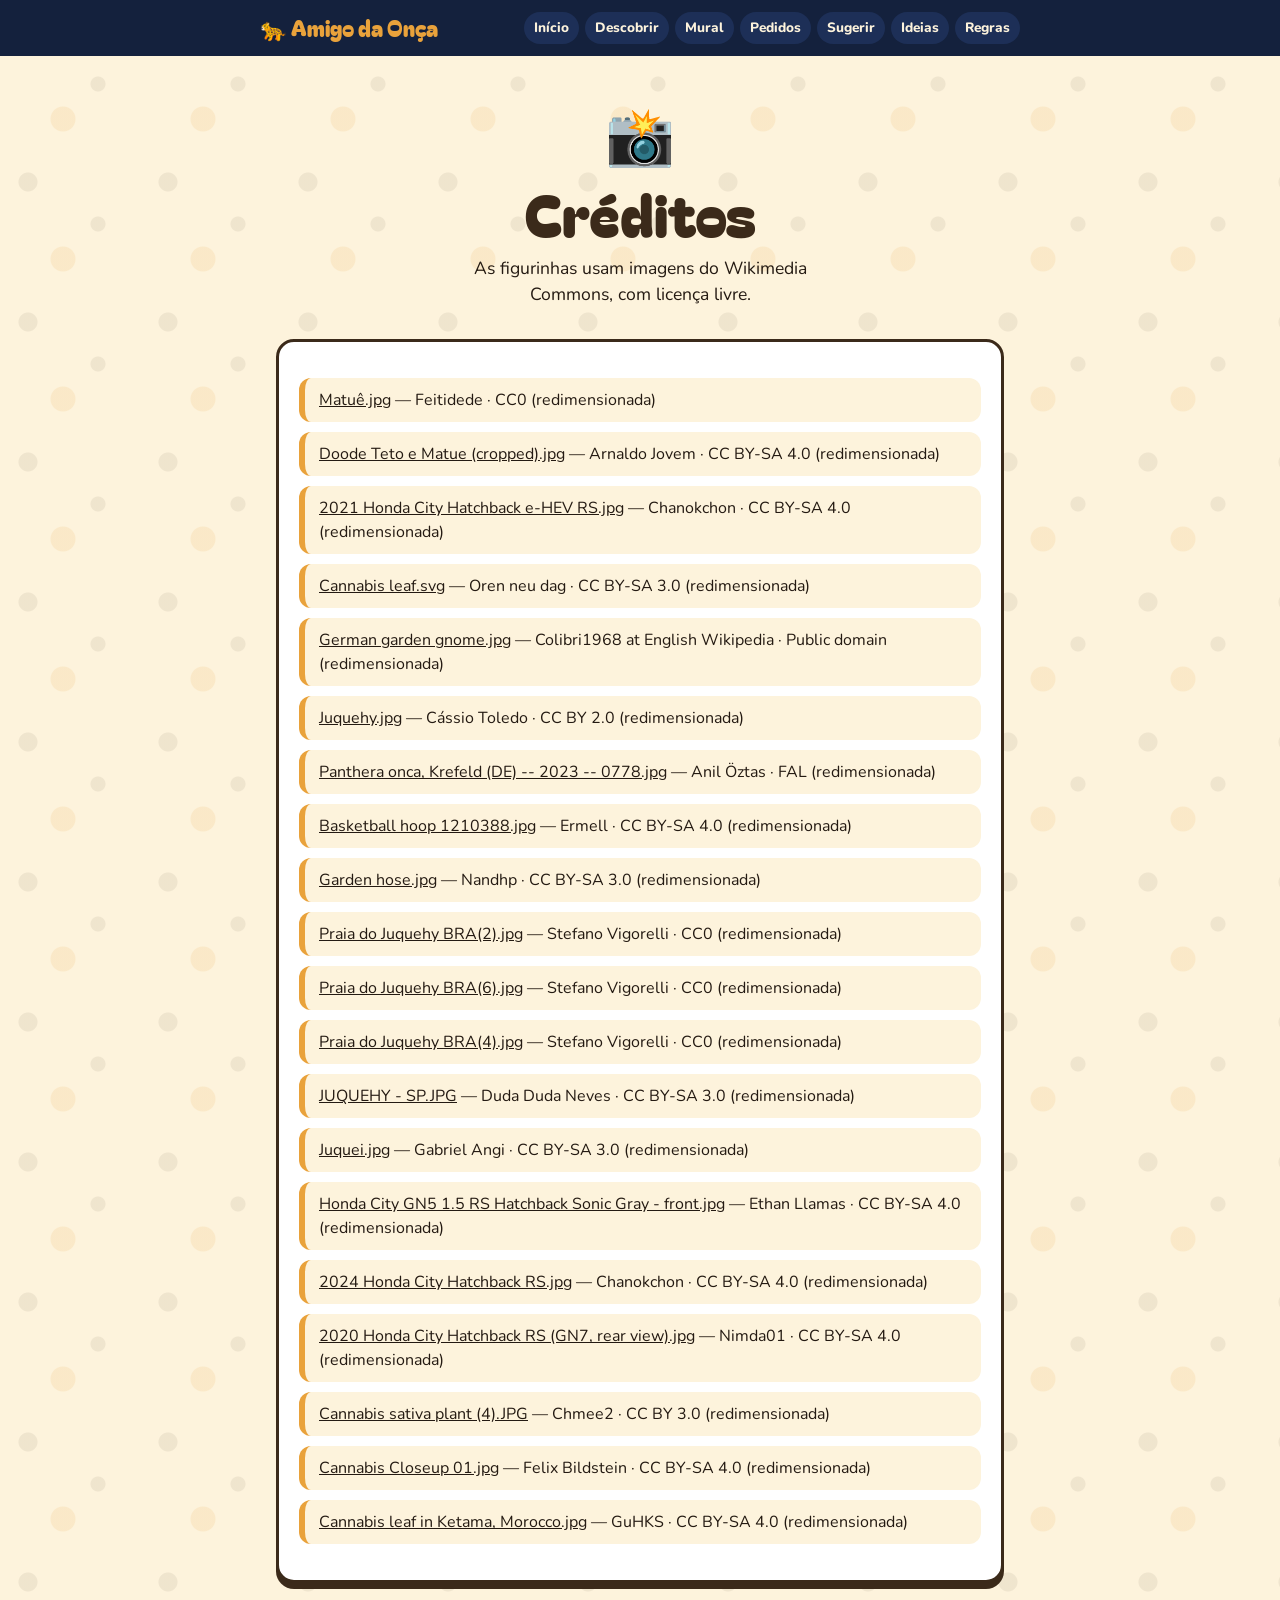
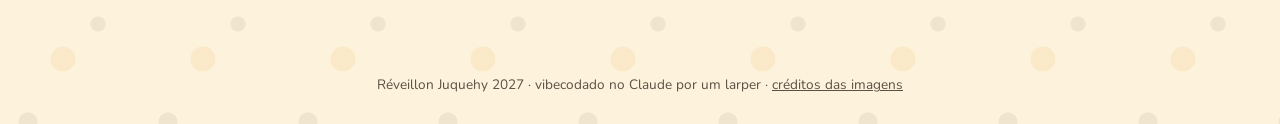
<file: creditos.html>
<!doctype html>
<html lang="pt-BR">
<head>
  <meta charset="utf-8">
  <meta name="viewport" content="width=device-width, initial-scale=1">
  <title>Créditos · Amigo da Onça</title>
  <meta name="description" content="Créditos das imagens do Amigo da Onça.">
  <meta property="og:type" content="website">
  <meta property="og:site_name" content="Amigo da Onça">
  <meta property="og:title" content="Créditos · Amigo da Onça">
  <meta property="og:description" content="Créditos das imagens do Amigo da Onça.">
  <meta property="og:url" content="https://rcapozzielli.github.io/amigo-da-onca/creditos.html">
  <meta property="og:image" content="https://rcapozzielli.github.io/amigo-da-onca/assets/img/og.jpg">
  <meta property="og:image:width" content="1200">
  <meta property="og:image:height" content="630">
  <meta property="og:locale" content="pt_BR">
  <meta name="twitter:card" content="summary_large_image">
  <link rel="icon" href="data:image/svg+xml,<svg xmlns='http://www.w3.org/2000/svg' viewBox='0 0 100 100'><text y='.9em' font-size='90'>🐆</text></svg>">
  <link rel="preconnect" href="https://fonts.googleapis.com">
  <link rel="preconnect" href="https://fonts.gstatic.com" crossorigin>
  <link href="https://fonts.googleapis.com/css2?family=Bagel+Fat+One&family=Nunito:wght@400;600;800&display=swap" rel="stylesheet">
  <link rel="stylesheet" href="assets/css/style.css?v=202611232133">
</head>
<body>
  <main>
    <section class="hero">
      <span class="emoji-grande" aria-hidden="true">📸</span>
      <h1>Créditos</h1>
      <p>As figurinhas usam imagens do Wikimedia Commons, com licença livre.</p>
    </section>

    <section class="cartao">
      <ul class="ideias" id="lista-creditos"><li>Aguardando mensagem. Essa ação pode levar alguns instantes.</li></ul>
    </section>
  </main>

  <script src="assets/js/config.js?v=202611232133"></script>
  <script src="assets/js/layout.js?v=202611232133"></script>
  <script>
    (async function () {
      const lista = document.getElementById("lista-creditos");
      const creditos = await (await fetch("data/creditos.json")).json();
      lista.innerHTML = "";
      Object.values(creditos).forEach((c) => {
        const li = document.createElement("li");
        const a = document.createElement("a");
        a.href = c.pagina;
        a.target = "_blank";
        a.rel = "noopener";
        a.textContent = c.titulo;
        li.append(a, ` — ${c.autor || "autor desconhecido"} · ${c.licenca} (redimensionada)`);
        lista.appendChild(li);
      });
    })();
  </script>
</body>
</html>
</file>
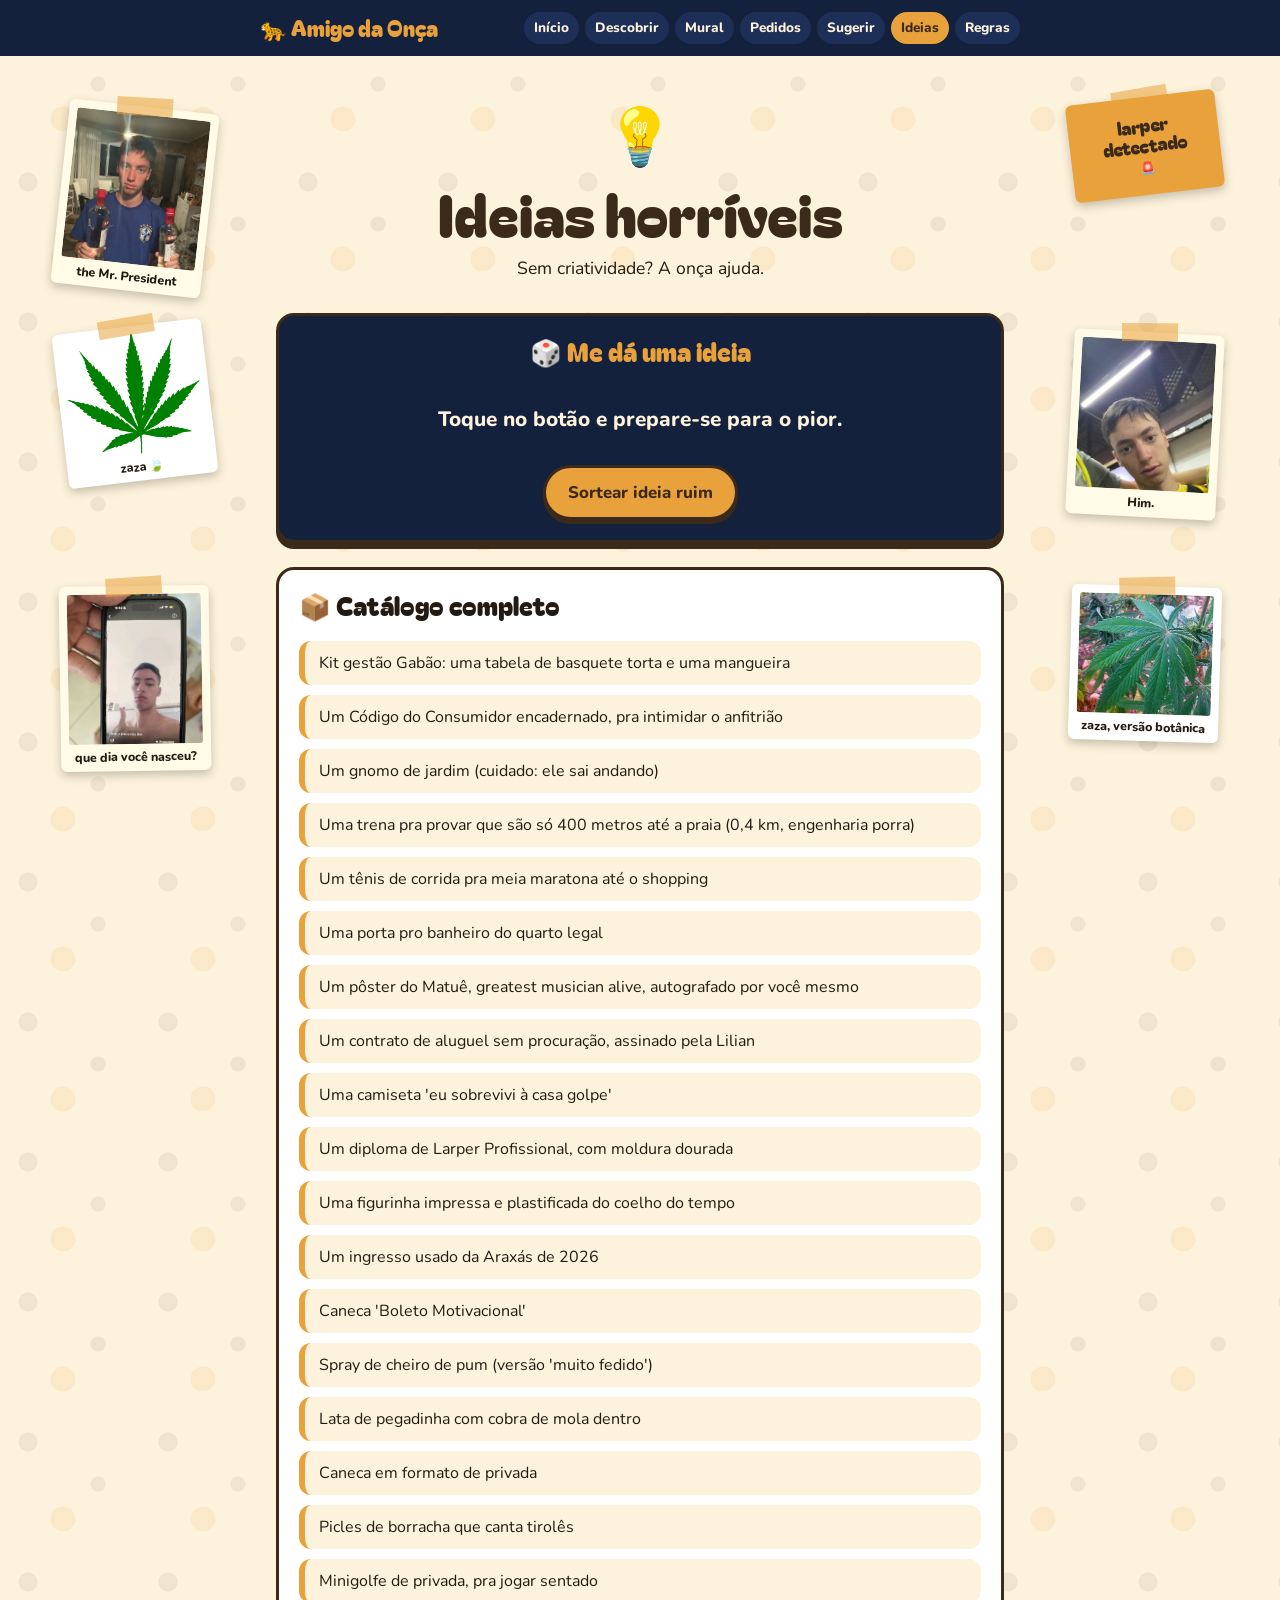
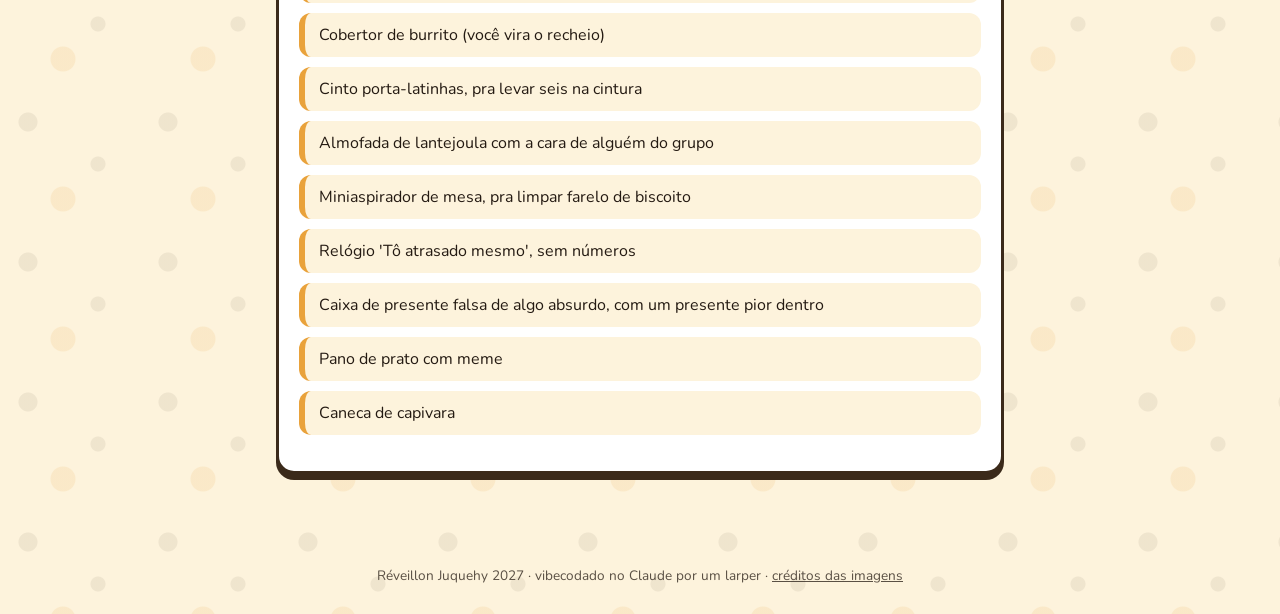
<file: ideias.html>
<!doctype html>
<html lang="pt-BR">
<head>
  <meta charset="utf-8">
  <meta name="viewport" content="width=device-width, initial-scale=1">
  <title>Ideias · Amigo da Onça</title>
  <meta name="description" content="Catálogo de presentes horríveis para o Amigo da Onça.">
  <meta property="og:type" content="website">
  <meta property="og:site_name" content="Amigo da Onça">
  <meta property="og:title" content="Ideias · Amigo da Onça">
  <meta property="og:description" content="Catálogo de presentes horríveis para o Amigo da Onça.">
  <meta property="og:url" content="https://rcapozzielli.github.io/amigo-da-onca/ideias.html">
  <meta property="og:image" content="https://rcapozzielli.github.io/amigo-da-onca/assets/img/og.jpg">
  <meta property="og:image:width" content="1200">
  <meta property="og:image:height" content="630">
  <meta property="og:locale" content="pt_BR">
  <meta name="twitter:card" content="summary_large_image">
  <link rel="icon" href="data:image/svg+xml,<svg xmlns='http://www.w3.org/2000/svg' viewBox='0 0 100 100'><text y='.9em' font-size='90'>🐆</text></svg>">
  <link rel="preconnect" href="https://fonts.googleapis.com">
  <link rel="preconnect" href="https://fonts.gstatic.com" crossorigin>
  <link href="https://fonts.googleapis.com/css2?family=Bagel+Fat+One&family=Nunito:wght@400;600;800&display=swap" rel="stylesheet">
  <link rel="stylesheet" href="assets/css/style.css?v=202611232133">
</head>
<body>
  <main>
    <section class="hero">
      <span class="emoji-grande" aria-hidden="true">💡</span>
      <h1>Ideias horríveis</h1>
      <p>Sem criatividade? A onça ajuda.</p>
    </section>

    <section class="cartao cartao-noite" style="text-align:center">
      <h2>🎲 Me dá uma ideia</h2>
      <p class="ideia-sorteada" id="ideia-sorteada" aria-live="polite">Toque no botão e prepare-se para o pior.</p>
      <button class="botao" id="botao-ideia" type="button">Sortear ideia ruim</button>
    </section>

    <section class="cartao">
      <h2>📦 Catálogo completo</h2>
      <ul class="ideias" id="lista-ideias"><li>Aguardando mensagem. Essa ação pode levar alguns instantes.</li></ul>
    </section>
  </main>

  <script src="assets/js/config.js?v=202611232133"></script>
  <script src="assets/js/layout.js?v=202611232133"></script>
  <script src="assets/js/figurinhas.js?v=202611232133" defer></script>
  <script src="assets/js/ideias.js?v=202611232133"></script>
</body>
</html>
</file>
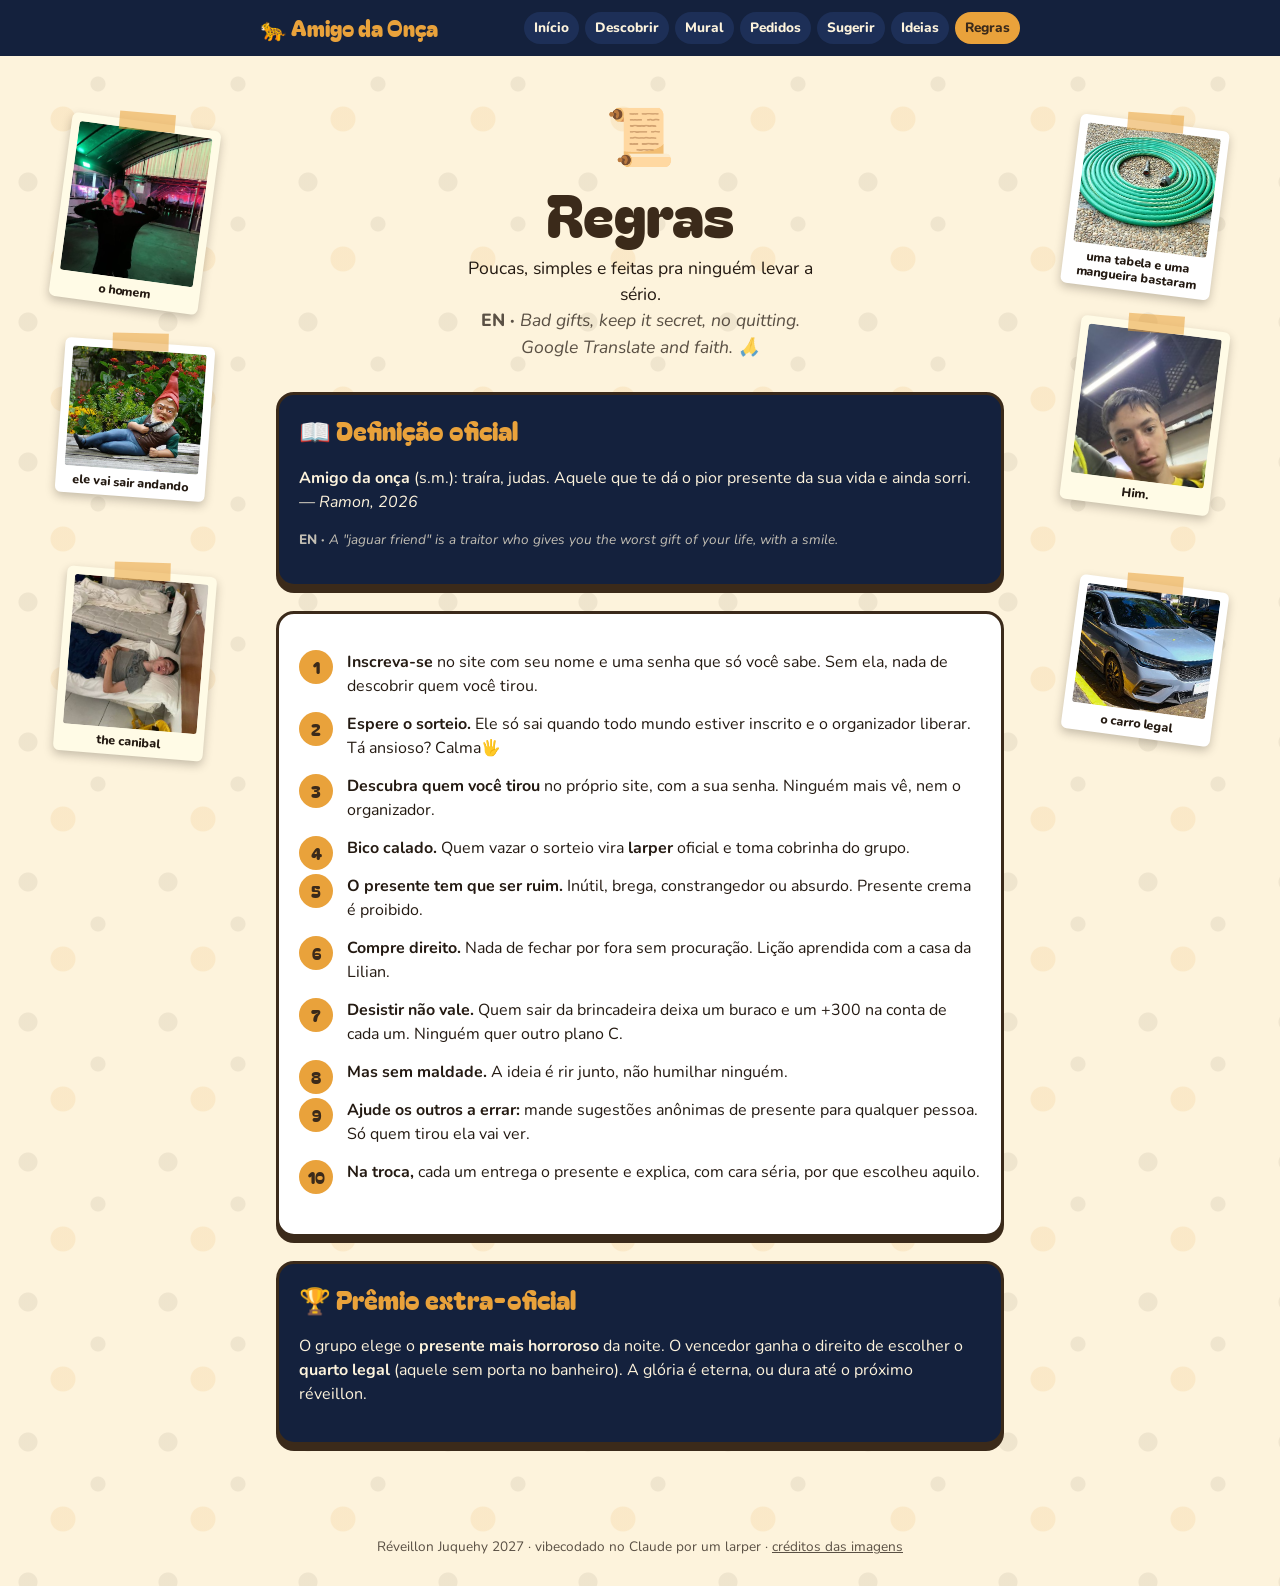
<file: regras.html>
<!doctype html>
<html lang="pt-BR">
<head>
  <meta charset="utf-8">
  <meta name="viewport" content="width=device-width, initial-scale=1">
  <title>Regras · Amigo da Onça</title>
  <meta name="description" content="As regras do Amigo da Onça. Presente bom é proibido.">
  <meta property="og:type" content="website">
  <meta property="og:site_name" content="Amigo da Onça">
  <meta property="og:title" content="Regras · Amigo da Onça">
  <meta property="og:description" content="As regras do Amigo da Onça. Presente bom é proibido.">
  <meta property="og:url" content="https://rcapozzielli.github.io/amigo-da-onca/regras.html">
  <meta property="og:image" content="https://rcapozzielli.github.io/amigo-da-onca/assets/img/og.jpg">
  <meta property="og:image:width" content="1200">
  <meta property="og:image:height" content="630">
  <meta property="og:locale" content="pt_BR">
  <meta name="twitter:card" content="summary_large_image">
  <link rel="icon" href="data:image/svg+xml,<svg xmlns='http://www.w3.org/2000/svg' viewBox='0 0 100 100'><text y='.9em' font-size='90'>🐆</text></svg>">
  <link rel="preconnect" href="https://fonts.googleapis.com">
  <link rel="preconnect" href="https://fonts.gstatic.com" crossorigin>
  <link href="https://fonts.googleapis.com/css2?family=Bagel+Fat+One&family=Nunito:wght@400;600;800&display=swap" rel="stylesheet">
  <link rel="stylesheet" href="assets/css/style.css?v=202611232133">
</head>
<body>
  <main>
    <section class="hero">
      <span class="emoji-grande" aria-hidden="true">📜</span>
      <h1>Regras</h1>
      <p>Poucas, simples e feitas pra ninguém levar a sério.</p>
      <p class="en" lang="en">Bad gifts, keep it secret, no quitting. Google Translate and faith. 🙏</p>
    </section>

    <section class="cartao cartao-noite">
      <h2>📖 Definição oficial</h2>
      <p><strong>Amigo da onça</strong> (s.m.): traíra, judas. Aquele que te dá o pior presente da sua vida e ainda sorri. <em>— Ramon, 2026</em></p>
      <p class="en" lang="en">A "jaguar friend" is a traitor who gives you the worst gift of your life, with a smile.</p>
    </section>

    <section class="cartao">
      <ol class="regras">
        <li><strong>Inscreva-se</strong> no site com seu nome e uma senha que só você sabe. Sem ela, nada de descobrir quem você tirou.</li>
        <li><strong>Espere o sorteio.</strong> Ele só sai quando todo mundo estiver inscrito e o organizador liberar. Tá ansioso? Calma🖐️</li>
        <li><strong>Descubra quem você tirou</strong> no próprio site, com a sua senha. Ninguém mais vê, nem o organizador.</li>
        <li><strong>Bico calado.</strong> Quem vazar o sorteio vira <strong>larper</strong> oficial e toma cobrinha do grupo.</li>
        <li><strong>O presente tem que ser ruim.</strong> Inútil, brega, constrangedor ou absurdo. Presente crema é proibido.</li>
        <li><strong>Compre direito.</strong> Nada de fechar por fora sem procuração. Lição aprendida com a casa da Lilian.</li>
        <li><strong>Desistir não vale.</strong> Quem sair da brincadeira deixa um buraco e um +300 na conta de cada um. Ninguém quer outro plano C.</li>
        <li><strong>Mas sem maldade.</strong> A ideia é rir junto, não humilhar ninguém.</li>
        <li><strong>Ajude os outros a errar:</strong> mande sugestões anônimas de presente para qualquer pessoa. Só quem tirou ela vai ver.</li>
        <li><strong>Na troca,</strong> cada um entrega o presente e explica, com cara séria, por que escolheu aquilo.</li>
      </ol>
    </section>

    <section class="cartao cartao-noite">
      <h2>🏆 Prêmio extra-oficial</h2>
      <p>O grupo elege o <strong>presente mais horroroso</strong> da noite. O vencedor ganha o direito de escolher o <strong>quarto legal</strong> (aquele sem porta no banheiro). A glória é eterna, ou dura até o próximo réveillon.</p>
    </section>
  </main>

  <script src="assets/js/config.js?v=202611232133"></script>
  <script src="assets/js/layout.js?v=202611232133"></script>
  <script src="assets/js/figurinhas.js?v=202611232133" defer></script>
</body>
</html>
</file>
<file: assets/css/style.css>
/* Amigo da Onça — tema praia + réveillon + oncinha */
:root {
  --noite: #14213d;
  --noite-2: #1d2f57;
  --areia: #fdf3dc;
  --areia-2: #f6e3b4;
  --onca: #e9a23b;
  --onca-escura: #3b2a1a;
  --mar: #2ec4b6;
  --coral: #ff6b6b;
  --texto: #241a12;
  --texto-claro: #fdf3dc;
  --raio: 18px;
  --sombra: 0 6px 0 var(--onca-escura);
}

* { box-sizing: border-box; }

html { -webkit-text-size-adjust: 100%; }

body {
  margin: 0;
  font-family: "Nunito", system-ui, -apple-system, "Segoe UI", sans-serif;
  color: var(--texto);
  background-color: var(--areia);
  /* manchas de onça bem sutis no fundo */
  background-image:
    radial-gradient(circle at 20% 30%, rgba(59, 42, 26, .07) 0 9px, transparent 10px),
    radial-gradient(circle at 70% 60%, rgba(59, 42, 26, .07) 0 7px, transparent 8px),
    radial-gradient(circle at 45% 85%, rgba(233, 162, 59, .12) 0 12px, transparent 13px);
  background-size: 140px 140px;
  line-height: 1.5;
  min-height: 100vh;
  display: flex;
  flex-direction: column;
}

h1, h2, h3 { font-family: "Bagel Fat One", "Nunito", system-ui, sans-serif; font-weight: 400; line-height: 1.15; }
a { color: inherit; }

/* ---------- Cabeçalho ---------- */
.topo {
  background: var(--noite);
  color: var(--texto-claro);
  padding: 12px 16px;
  position: sticky;
  top: 0;
  z-index: 10;
}
.topo-inner { max-width: 760px; margin: 0 auto; display: flex; align-items: center; justify-content: space-between; gap: 12px; flex-wrap: wrap; }
.logo { font-family: "Bagel Fat One", sans-serif; font-size: 1.35rem; text-decoration: none; color: var(--onca); white-space: nowrap; }
.menu { display: flex; gap: 6px; flex-wrap: wrap; }
.menu a {
  text-decoration: none;
  font-weight: 800;
  font-size: .85rem;
  padding: 6px 10px;
  border-radius: 999px;
  background: var(--noite-2);
}
.menu a[aria-current="page"] { background: var(--onca); color: var(--onca-escura); }

/* ---------- Conteúdo ---------- */
main { flex: 1; width: 100%; max-width: 760px; margin: 0 auto; padding: 24px 16px 48px; }

.hero { text-align: center; padding: 16px 0 8px; }
.hero h1 { font-size: clamp(2.2rem, 9vw, 3.6rem); margin: 0 0 8px; color: var(--onca-escura); }
.hero .emoji-grande { font-size: 3.5rem; display: block; animation: balanca 2.4s ease-in-out infinite; }
.hero p { font-size: 1.1rem; margin: 0 auto; max-width: 34ch; }

@keyframes balanca { 0%, 100% { transform: rotate(-8deg); } 50% { transform: rotate(8deg); } }

.cartao {
  background: #fff;
  border: 3px solid var(--onca-escura);
  border-radius: var(--raio);
  box-shadow: var(--sombra);
  padding: 20px;
  margin: 24px 0;
}
.cartao h2 { margin-top: 0; font-size: 1.6rem; }

.cartao-noite { background: var(--noite); color: var(--texto-claro); }
.cartao-noite h2 { color: var(--onca); }

/* ---------- Contagem regressiva ---------- */
.contador { display: grid; grid-template-columns: repeat(4, 1fr); gap: 8px; text-align: center; margin: 12px 0 4px; }
.contador div { background: var(--noite-2); border-radius: 12px; padding: 10px 4px; }
.contador strong { display: block; font-family: "Bagel Fat One", sans-serif; font-size: clamp(1.5rem, 7vw, 2.2rem); color: var(--onca); font-weight: 400; }
.contador span { font-size: .75rem; text-transform: uppercase; letter-spacing: .05em; }
.contador-titulo { margin: 0; font-weight: 800; }
.contador-fim { grid-column: 1 / -1; margin: 0; font-size: 1.3rem; font-weight: 800; color: var(--onca); }

/* ---------- Grade de atalhos ---------- */
.atalhos { display: grid; grid-template-columns: repeat(auto-fit, minmax(150px, 1fr)); gap: 14px; }
.atalho {
  display: block;
  text-decoration: none;
  background: var(--areia-2);
  border: 3px solid var(--onca-escura);
  border-radius: var(--raio);
  box-shadow: var(--sombra);
  padding: 16px;
  font-weight: 800;
  transition: transform .1s;
}
.atalho:active { transform: translateY(4px); box-shadow: 0 2px 0 var(--onca-escura); }
.atalho .ico { font-size: 2rem; display: block; }
.atalho small { display: block; font-weight: 600; opacity: .8; }

/* ---------- Listas ---------- */
.regras { padding-left: 0; list-style: none; counter-reset: regra; }
.regras li { counter-increment: regra; position: relative; padding: 0 0 14px 48px; }
.regras li::before {
  content: counter(regra);
  position: absolute; left: 0; top: 0;
  width: 34px; height: 34px; border-radius: 50%;
  background: var(--onca); color: var(--onca-escura);
  font-family: "Bagel Fat One", sans-serif;
  display: grid; place-items: center;
}

.ideias { list-style: none; padding: 0; display: grid; gap: 10px; }
.ideias li { background: var(--areia); border-radius: 12px; padding: 10px 14px; border-left: 6px solid var(--onca); }

/* ---------- Botões e formulários ---------- */
.botao {
  display: inline-block;
  font: inherit;
  font-weight: 800;
  font-size: 1.05rem;
  cursor: pointer;
  border: 3px solid var(--onca-escura);
  border-radius: 999px;
  background: var(--onca);
  color: var(--onca-escura);
  padding: 12px 22px;
  box-shadow: 0 4px 0 var(--onca-escura);
  text-decoration: none;
}
.botao:active { transform: translateY(3px); box-shadow: 0 1px 0 var(--onca-escura); }
.botao:disabled { opacity: .55; cursor: wait; }
.botao-mar { background: var(--mar); }

.ideia-sorteada {
  font-size: 1.3rem;
  font-weight: 800;
  min-height: 3.2em;
  display: grid;
  place-items: center;
  text-align: center;
  margin: 12px 0;
}

label { display: block; font-weight: 800; margin: 14px 0 6px; }
input, select, textarea {
  width: 100%;
  font: inherit;
  font-size: 1rem; /* evita zoom no iPhone */
  padding: 12px;
  border: 3px solid var(--onca-escura);
  border-radius: 12px;
  background: #fff;
  color: var(--texto);
}
textarea { min-height: 110px; resize: vertical; }

.aviso { background: var(--areia-2); border-radius: 12px; padding: 12px 14px; font-weight: 600; }
.erro { background: #ffe1e1; color: #8a1c1c; border-radius: 12px; padding: 12px 14px; font-weight: 700; }
.ok { background: #d9f7f3; color: #0f5a52; border-radius: 12px; padding: 12px 14px; font-weight: 700; }
.oculto { display: none !important; }

/* ---------- Rodapé ---------- */
.rodape { text-align: center; padding: 20px 16px 28px; font-size: .85rem; opacity: .75; }

/* ---------- Revelação ---------- */
.nome-sorteado {
  font-family: "Bagel Fat One", sans-serif;
  font-size: clamp(2.4rem, 12vw, 4rem);
  color: var(--onca);
  margin: 8px 0 12px;
  animation: surge .6s cubic-bezier(.2, 1.6, .4, 1);
}
@keyframes surge { from { transform: scale(.2) rotate(-12deg); opacity: 0; } to { transform: none; opacity: 1; } }

/* ---------- Legenda em inglês (pra gringa) ---------- */
.en { display: block; font-size: .85rem; font-style: italic; opacity: .75; margin-top: 4px; }
.en::before { content: "EN · "; font-style: normal; font-weight: 800; }

/* ---------- Figurinhas (decoração) ---------- */
.figurinha {
  margin: 0;
  width: 150px;
  flex: 0 0 auto;
  background: #fff;
  padding: 8px 8px 6px;
  border-radius: 6px;
  box-shadow: 0 4px 10px rgba(36, 26, 18, .25);
  transform: rotate(var(--giro, -4deg));
  text-align: center;
  cursor: pointer;
  user-select: none;
  position: relative;
}
.figurinha::before { /* fita adesiva */
  content: "";
  position: absolute; top: -9px; left: 50%;
  width: 56px; height: 18px;
  transform: translateX(-50%) rotate(-3deg);
  background: rgba(233, 162, 59, .55);
}
.figurinha img { display: block; width: 100%; height: 120px; object-fit: cover; border-radius: 3px; }
.figurinha figcaption { font-size: .78rem; font-weight: 800; margin-top: 6px; line-height: 1.2; }
.figurinha-texto { background: var(--onca); padding: 18px 10px; }
.figurinha-texto strong { display: block; font-family: "Bagel Fat One", sans-serif; font-weight: 400; font-size: 1.15rem; line-height: 1.1; color: var(--onca-escura); }
.figurinha-texto span { display: block; font-size: .75rem; font-weight: 700; margin-top: 4px; }
.figurinha.chacoalha { animation: chacoalha .5s ease; }
@keyframes chacoalha {
  0%, 100% { transform: rotate(var(--giro)); }
  25% { transform: rotate(calc(var(--giro) + 14deg)) scale(1.08); }
  60% { transform: rotate(calc(var(--giro) - 10deg)) scale(1.05); }
}

/* Celular: leque no topo e figurinhas coladas nos cantos dos cards */
.cartao { position: relative; }
.figurinha-mini { width: 76px; padding: 4px 4px 3px; border-radius: 4px; }
.figurinha-mini::before { width: 30px; height: 11px; top: -6px; }
.figurinha.figurinha-mini img { height: 64px; }
.figurinha-mini figcaption { display: none; }
.leque-figurinhas { display: flex; justify-content: center; margin-top: 14px; }
.leque-figurinhas .figurinha-mini { width: 92px; margin: 0 -8px; }
.leque-figurinhas .figurinha.figurinha-mini img { height: 86px; }
.leque-figurinhas .figurinha-mini:nth-child(1) { --giro: -12deg; margin-top: 10px; }
.leque-figurinhas .figurinha-mini:nth-child(2) { --giro: 2deg; z-index: 1; }
.leque-figurinhas .figurinha-mini:nth-child(3) { --giro: 13deg; margin-top: 10px; }
.no-canto { position: absolute; top: -44px; right: -8px; z-index: 2; width: 68px; }
.com-figurinha > h2:first-child { padding-right: 50px; }

/* Laterais: só em telas largas */
.figurinhas-laterais { display: none; }
@media (min-width: 1150px) {
  .leque-figurinhas, .figurinha-mini { display: none; }
  .com-figurinha > h2:first-child { padding: 0 !important; }
  .figurinhas-laterais { display: block; }
  .figurinhas-laterais .figurinha { position: absolute; }
  .lado-esquerdo { left: max(16px, calc(50% - 380px - 200px)); }
  .lado-direito { right: max(16px, calc(50% - 380px - 200px)); }
}
@media (prefers-reduced-motion: reduce) {
  .figurinha.chacoalha, .hero .emoji-grande { animation: none; }
}
.figurinha-homem img { object-position: center 20%; height: 150px; }
.figurinha-homem { background: #fffbe6; }

/* ---------- Home ---------- */
.hero-compacto h1 { font-size: clamp(2rem, 8vw, 3rem); }
.contador-linha {
  display: inline-block;
  margin-top: 12px !important;
  background: var(--noite);
  color: var(--onca);
  font-weight: 800;
  padding: 6px 14px;
  border-radius: 999px;
  font-variant-numeric: tabular-nums;
}
.painel { text-align: center; }
.painel h2 { margin-bottom: 14px; }
.barra { height: 22px; background: var(--noite-2); border-radius: 999px; overflow: hidden; border: 2px solid var(--onca); }
.barra-cheia { height: 100%; background: var(--onca); transition: width .8s ease; }
.barra-texto { margin: 8px 0 0; font-size: 1.1rem; }
.vergonha-titulo { font-size: 1.25rem; color: var(--onca); margin: 20px 0 10px; }
.chips { display: flex; flex-wrap: wrap; gap: 8px; justify-content: center; margin: 0; }
.chip { background: var(--areia); color: var(--onca-escura); font-weight: 800; padding: 5px 12px; border-radius: 999px; font-size: .9rem; transform: rotate(-2deg); }
.chip:nth-child(even) { transform: rotate(2deg); }
.vergonha-sub { font-size: .85rem; opacity: .8; }
.painel-acao { margin: 22px 0 6px; }
.botao-grande { font-size: 1.2rem; padding: 16px 28px; }
.voce-dentro { background: var(--mar); color: var(--noite); font-weight: 800; border-radius: 12px; padding: 10px 14px; }
.voce-dentro a { color: var(--noite); }

/* ---------- Termômetro ---------- */
.termometro { display: grid; gap: 8px; }
.termo-linha { display: grid; grid-template-columns: minmax(70px, 120px) 1fr auto; gap: 10px; align-items: center; font-weight: 700; font-size: .9rem; }
.termo-nome { overflow: hidden; text-overflow: ellipsis; white-space: nowrap; }
.termo-barra { height: 14px; background: var(--areia); border-radius: 999px; overflow: hidden; }
.termo-barra span { display: block; height: 100%; background: linear-gradient(90deg, var(--onca), var(--coral)); border-radius: 999px; transition: width .8s ease; }
.termo-num { min-width: 3.5em; text-align: right; }

/* ---------- Roleta (dia da troca) ---------- */
.relogio-troca { font-family: "Bagel Fat One", sans-serif; font-size: 1.6rem; color: var(--onca); margin: 0; }
.roleta { font-family: "Bagel Fat One", sans-serif; font-size: clamp(2rem, 10vw, 3rem); color: var(--texto-claro); margin: 6px 0; min-height: 1.3em; }
.roleta-fim { color: var(--onca); animation: surge .6s cubic-bezier(.2, 1.6, .4, 1); }

/* ---------- Mural ---------- */
.recado { background: var(--areia); border-radius: 12px; padding: 10px 14px; margin: 0 0 12px; border-left: 6px solid var(--mar); transform: rotate(var(--giro, 0deg)); }
.recado-topo { display: flex; justify-content: space-between; gap: 8px; margin: 0 0 4px; font-size: .85rem; }
.recado-topo span { opacity: .65; }
.recado-texto { margin: 0; white-space: pre-wrap; overflow-wrap: anywhere; }

/* ---------- Pedido anônimo ---------- */
.abas { display: flex; gap: 6px; flex-wrap: wrap; margin: 8px 0 14px; }
.aba {
  flex: 1 1 auto; font: inherit; font-weight: 800; cursor: pointer;
  border: 2px solid var(--onca-escura); border-radius: 999px; padding: 8px 12px;
  background: var(--areia); color: var(--onca-escura);
}
.aba[aria-selected="true"] { background: var(--onca); }
.pedido { background: var(--areia); border-radius: 14px; padding: 12px 14px; margin: 0 0 14px; border-left: 6px solid var(--onca); }
.pedido-texto { white-space: pre-wrap; overflow-wrap: anywhere; font-size: 1.05rem; margin: 6px 0; }
.resposta { background: #fff; border-radius: 12px; padding: 10px 12px; margin-top: 10px; }
.form-resposta input[type="file"] { width: 100%; font: inherit; }
.form-resposta .barra { margin-top: 10px; }
.grade-fotos { display: grid; grid-template-columns: repeat(auto-fill, minmax(130px, 1fr)); gap: 10px; margin-top: 8px; }
.foto { text-align: center; }
.foto img { width: 100%; height: 130px; object-fit: cover; border-radius: 10px; display: block; }
.foto .baixar { margin-top: 6px; padding: 6px 12px; font-size: .85rem; }
.pedidos-total { font-family: "Bagel Fat One", sans-serif; font-size: 2.4rem; color: var(--onca-escura); margin: 4px 0 0; line-height: 1; }
</file>
